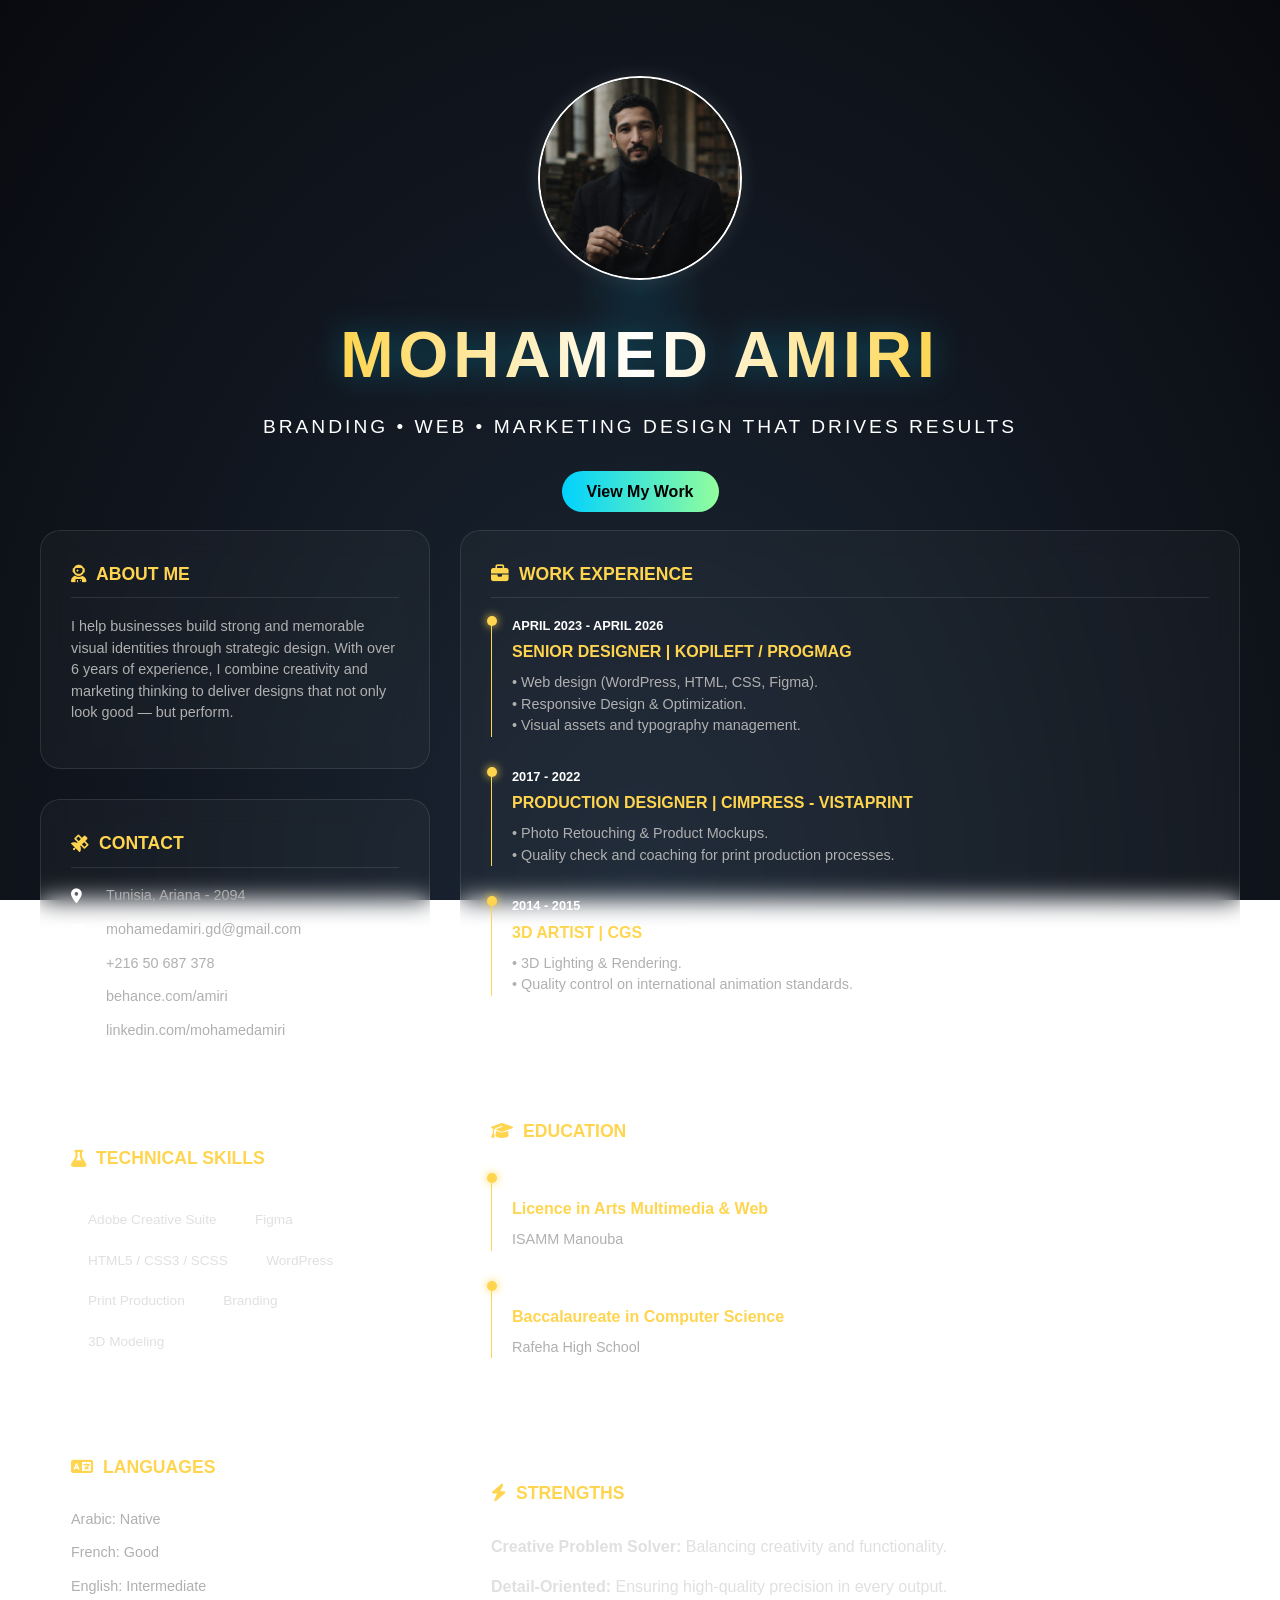
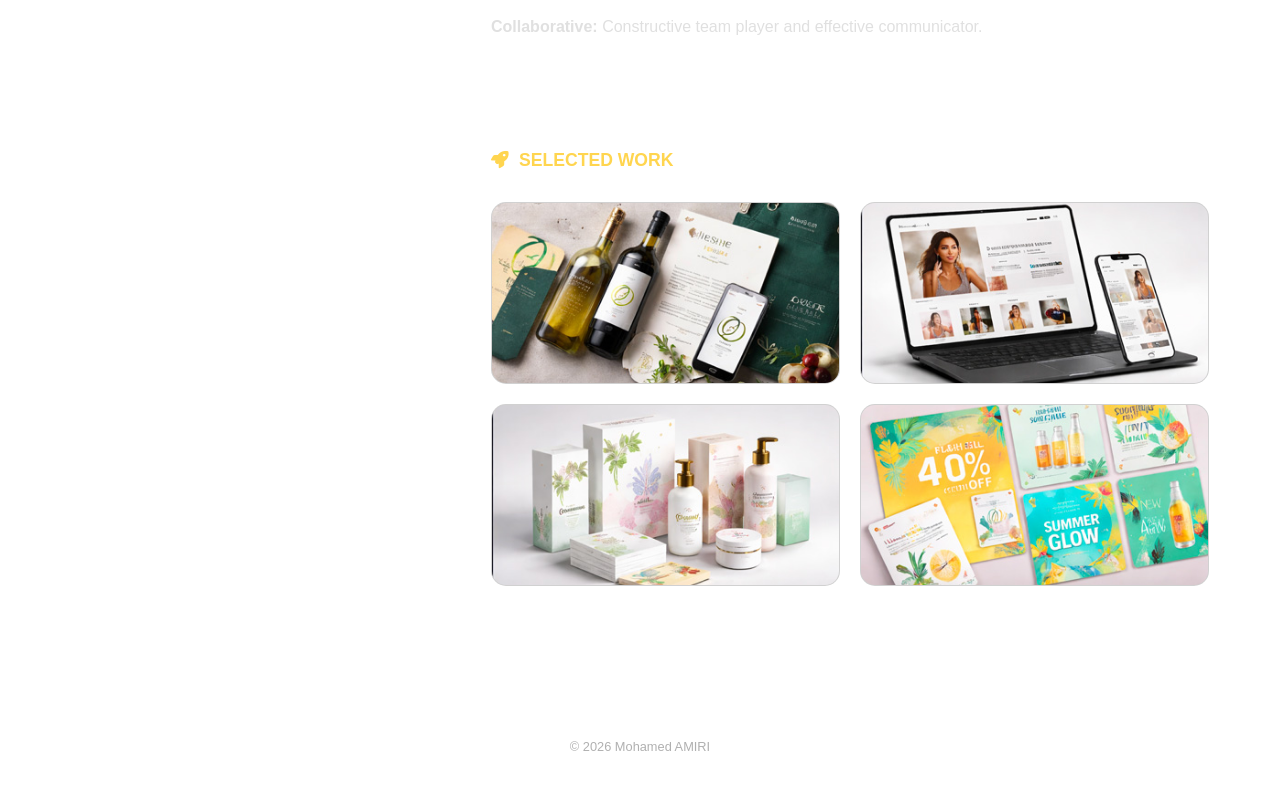
<file: index.html>
<!DOCTYPE html>
<html lang="en">
<head>
    <meta charset="UTF-8">
    <meta name="viewport" content="width=device-width, initial-scale=1.0">
    <title>Mohamed AMIRI | Senior Designer Portfolio</title>

    <link rel="stylesheet" href="https://cdnjs.cloudflare.com/ajax/libs/font-awesome/6.4.0/css/all.min.css">

    <!-- CSS -->
    <link rel="stylesheet" href="css/style.css">
</head>

<body>

<div class="stars-container">
    <div class="stars"></div>
</div>

<header>
    <div class="profile-pic-container">
        <!-- ✅ FIXED -->
        <img src="images/amiri.png" alt="Mohamed AMIRI">
    </div>

    <h1>MOHAMED AMIRI</h1>
    <p>Branding • Web • Marketing Design that drives results</p>

    <div style="margin-top: 20px;">
        <a href="#contact" style="
            padding: 12px 25px;
            border-radius: 30px;
            background: linear-gradient(to right, #00d2ff, #92fe9d);
            color: black;
            text-decoration: none;
            font-weight: bold;
        ">
            View My Work
        </a>
    </div>
</header>

<div class="container">

    <!-- SIDEBAR -->
    <aside>

        <div class="section">
            <h3><i class="fas fa-user-astronaut"></i> About Me</h3>
            <p style="font-size: 0.9rem; color: var(--text-dim);">
                I help businesses build strong and memorable visual identities through strategic design.
                With over 6 years of experience, I combine creativity and marketing thinking to deliver designs that not only look good — but perform.
            </p>
        </div>

        <div class="section">
            <h3><i class="fas fa-satellite"></i> Contact</h3>
            <div class="contact-item"><i class="fas fa-map-marker-alt"></i> Tunisia, Ariana - 2094</div>
            <div class="contact-item"><i class="fas fa-envelope"></i> mohamedamiri.gd@gmail.com</div>
            <div class="contact-item"><i class="fas fa-phone"></i> +216 50 687 378</div>
            <div class="contact-item"><i class="fab fa-behance"></i> behance.com/amiri</div>
            <div class="contact-item"><i class="fab fa-linkedin"></i> linkedin.com/mohamedamiri</div>
        </div>

        <div class="section">
            <h3><i class="fas fa-flask"></i> Technical Skills</h3>
            <div class="skill-tag">Adobe Creative Suite</div>
            <div class="skill-tag">Figma</div>
            <div class="skill-tag">HTML5 / CSS3 / SCSS</div>
            <div class="skill-tag">WordPress</div>
            <div class="skill-tag">Print Production</div>
            <div class="skill-tag">Branding</div>
            <div class="skill-tag">3D Modeling</div>
        </div>

        <div class="section">
            <h3><i class="fas fa-language"></i> Languages</h3>
            <div class="contact-item">Arabic: Native</div>
            <div class="contact-item">French: Good</div>
            <div class="contact-item">English: Intermediate</div>
        </div>

    </aside>

    <!-- MAIN -->
    <main>

        <div class="section">
            <h3><i class="fas fa-briefcase"></i> Work Experience</h3>

            <div class="exp-item">
                <div class="exp-date">APRIL 2023 - APRIL 2026</div>
                <div class="exp-company">SENIOR DESIGNER | KOPILEFT / PROGMAG</div>
                <div class="exp-desc">
                    • Web design (WordPress, HTML, CSS, Figma).<br>
                    • Responsive Design & Optimization.<br>
                    • Visual assets and typography management.
                </div>
            </div>

            <div class="exp-item">
                <div class="exp-date">2017 - 2022</div>
                <div class="exp-company">PRODUCTION DESIGNER | CIMPRESS - VISTAPRINT</div>
                <div class="exp-desc">
                    • Photo Retouching & Product Mockups.<br>
                    • Quality check and coaching for print production processes.
                </div>
            </div>

            <div class="exp-item">
                <div class="exp-date">2014 - 2015</div>
                <div class="exp-company">3D ARTIST | CGS</div>
                <div class="exp-desc">
                    • 3D Lighting & Rendering.<br>
                    • Quality control on international animation standards.
                </div>
            </div>
        </div>

        <div class="section">
            <h3><i class="fas fa-graduation-cap"></i> Education</h3>

            <div class="exp-item">
                <div class="exp-date">2010 - 2013</div>
                <div class="exp-company">Licence in Arts Multimedia & Web</div>
                <div class="exp-desc">ISAMM Manouba</div>
            </div>

            <div class="exp-item">
                <div class="exp-date">2009 - 2010</div>
                <div class="exp-company">Baccalaureate in Computer Science</div>
                <div class="exp-desc">Rafeha High School</div>
            </div>
        </div>

        <div class="section">
            <h3><i class="fas fa-bolt"></i> Strengths</h3>
            <p><strong>Creative Problem Solver:</strong> Balancing creativity and functionality.</p>
            <p><strong>Detail-Oriented:</strong> Ensuring high-quality precision in every output.</p>
            <p><strong>Collaborative:</strong> Constructive team player and effective communicator.</p>
        </div>

        <!-- PROJECTS -->
        <div class="section">
    <h3><i class="fas fa-rocket"></i> Selected Work</h3>

    <div class="gallery-grid">

        <a href="projects/project1.html" class="project-card">
            <img src="images/restaurant-branding.jpg" alt="Brand Identity Project">
            <div class="project-info">
                <h4>Brand Identity</h4>
                <span>Logo • Branding • Social Media</span>
            </div>
        </a>

        <a href="projects/project2.html" class="project-card">
            <img src="images/ecommerce-website.jpg" alt="Website Design Project">
            <div class="project-info">
                <h4>Website Design</h4>
                <span>UI/UX • Figma • Responsive</span>
            </div>
        </a>

        <a href="projects/project3.html" class="project-card">
            <img src="images/social-campaign.jpg" alt="Marketing Campaign Project">
            <div class="project-info">
                <h4>Marketing Campaign</h4>
                <span>Ads • Visual Design</span>
            </div>
        </a>

        <a href="projects/project4.html" class="project-card">
            <img src="images/packaging-design.jpg" alt="Packaging Design Project">
            <div class="project-info">
                <h4>Packaging Design</h4>
                <span>Print • Mockups</span>
            </div>
        </a>

    </div>
</div>

    </main>
</div>

<footer style="text-align: center; padding: 40px; color: var(--text-dim); font-size: 0.8rem;">
    © 2026 Mohamed AMIRI
</footer>

</body>
</html>
</file>
<file: css/style.css>
:root {
            --primary: #FFD54F;   /* soft yellow */
            --secondary: #ffffff;
            --accent: #FFD54F;
            --space-bg: #ffffff;
            --glass: rgba(255, 255, 255, 0.03);
            --glass-border: rgba(255, 255, 255, 0.1);
            --text-main: #e0e0e0;
            --text-dim: #b0b0b0;
        }

        body {
            margin: 0;
            font-family: 'Inter', 'Segoe UI', sans-serif;
            background: var(--space-bg);
            color: var(--text-main);
            overflow-x: hidden;
            line-height: 1.5;
        }

        /* Arrière-plan étoiles animées */
        .stars-container {
            position: fixed;
            top: 0; left: 0; width: 100%; height: 100%;
            z-index: -1;
            background: radial-gradient(ellipse at bottom, #1B2735 0%, #090A0F 100%);
            overflow: hidden;
        }

        .stars {
            width: 200%; height: 200%;
            background: transparent url('https://s3-us-west-2.amazonaws.com/s.cdpn.io/123163/stars.png') repeat;
            animation: move-stars 150s linear infinite;
            opacity: 0.5;
        }

        @keyframes move-stars {
            from { transform: translate(0, 0); }
            to { transform: translate(-50%, -50%); }
        }

        /* Header Cyberpunk */
        header {
            height: 60vh;
            display: flex;
            flex-direction: column;
            justify-content: center;
            align-items: center;
            text-align: center;
            padding: 20px;
            background: radial-gradient(circle, rgba(0, 210, 255, 0.1) 0%, transparent 10%);
        }

        .profile-pic-container {
            position: relative;
            margin-bottom: 20px;
        }

        .profile-pic-container img {
            width: 200px; height: 200px;
            border-radius: 50%;
            border: 2px solid var(--secondary);
            box-shadow: 0 0 20px rgba(255, 255, 255, 0.11);
            transition: 0.5s;
        }

        header h1 {
            font-size: clamp(2rem, 6vw, 4rem);
            margin: 0;
            letter-spacing: 5px;
            background: linear-gradient(to right, var(--primary), var(--secondary), var(--accent));
            -webkit-background-clip: text;
            -webkit-text-fill-color: transparent;
            filter: drop-shadow(0 0 15px rgba(0,210,255,0.3));
        }

        header p {
            font-size: 1.2rem;
            color: var(--secondary);
            text-transform: uppercase;
            letter-spacing: 3px;
            margin-top: 10px;
        }

        /* Layout Grid */
        .container {
            max-width: 1200px;
            margin: -50px auto 50px;
            display: grid;
            grid-template-columns: 1fr 2fr;
            gap: 30px;
            padding: 0 20px;
        }

        .section {
            background: var(--glass);
            backdrop-filter: blur(12px);
            border: 1px solid var(--glass-border);
            border-radius: 20px;
            padding: 30px;
            margin-bottom: 30px;
            transition: 0.3s;
        }

        .section:hover {
            border-color: var(--primary);
            box-shadow: 0 0 30px rgba(0, 210, 255, 0.1);
            transform: translateY(-5px);
        }

        h3 {
            color: var(--primary);
            font-size: 1.1rem;
            text-transform: uppercase;
            border-bottom: 1px solid var(--glass-border);
            padding-bottom: 10px;
            margin-top: 0;
            display: flex;
            align-items: center;
            gap: 10px;
        }

        /* Contact & Sidebar */
        .contact-item {
            display: flex;
            align-items: center;
            gap: 15px;
            margin-bottom: 12px;
            font-size: 0.9rem;
            color: var(--text-dim);
        }

        .contact-item i { color: var(--secondary); width: 20px; }

        /* Skills Progress */
        .skill-tag {
            background: rgba(255,255,255,0.05);
            padding: 5px 12px;
            border-radius: 15px;
            display: inline-block;
            margin: 4px;
            font-size: 0.85rem;
            border: 1px solid var(--glass-border);
        }

        /* Experience Timeline */
        .exp-item {
            position: relative;
            padding-left: 20px;
            border-left: 1px solid var(--primary);
            margin-bottom: 30px;
        }

        .exp-item::before {
            content: "";
            position: absolute;
            left: -5px; top: 0;
            width: 10px; height: 10px;
            background: var(--accent);
            border-radius: 50%;
            box-shadow: 0 0 10px var(--accent);
        }

        .exp-date { color: var(--secondary); font-size: 0.8rem; font-weight: bold; }
        .exp-company { color: var(--primary); font-weight: bold; margin: 5px 0; }
        .exp-desc { font-size: 0.9rem; color: var(--text-dim); margin-top: 8px; }

        /* Responsive */
        @media (max-width: 900px) {
            .container { grid-template-columns: 1fr; margin-top: 20px; }
            header { height: auto; padding: 60px 20px; }
        }


        /* Galerie parfaitement alignée */
.gallery-grid {
    display: grid;
    grid-template-columns: repeat(2, 1fr); /* 2 colonnes pour rester dans la largeur */
    gap: 20px;
    margin-top: 10px;
}

.project-card {
    position: relative;
    border-radius: 15px;
    overflow: hidden;
    height: 180px; /* Hauteur fixe pour l'uniformité */
    border: 1px solid var(--glass-border);
    background: rgba(0,0,0,0.2);
}

.project-card img {
    width: 100%;
    height: 100%;
    object-fit: cover;
    transition: transform 0.5s ease;
}

.project-info {
    position: absolute;
    inset: 0;
    background: linear-gradient(to top, rgba(0, 210, 255, 0.9), transparent);
    display: flex;
    flex-direction: column;
    justify-content: flex-end;
    padding: 15px;
    opacity: 0;
    transition: opacity 0.3s ease;
}

.project-card:hover .project-info {
    opacity: 1;
}

.project-card:hover img {
    transform: scale(1.1);
}

.project-info h4 {
    margin: 0;
    font-size: 0.9rem;
    color: #fff;
    text-transform: uppercase;
    letter-spacing: 1px;
}

.project-info span {
    font-size: 0.7rem;
    color: #fff;
    opacity: 0.8;
}

/* Responsive Galerie */
@media (max-width: 600px) {
    .gallery-grid {
        grid-template-columns: 1fr;
    }
}


.project-card {
    display: block;
    text-decoration: none;
    color: inherit;
    cursor: pointer;
}
</file>
